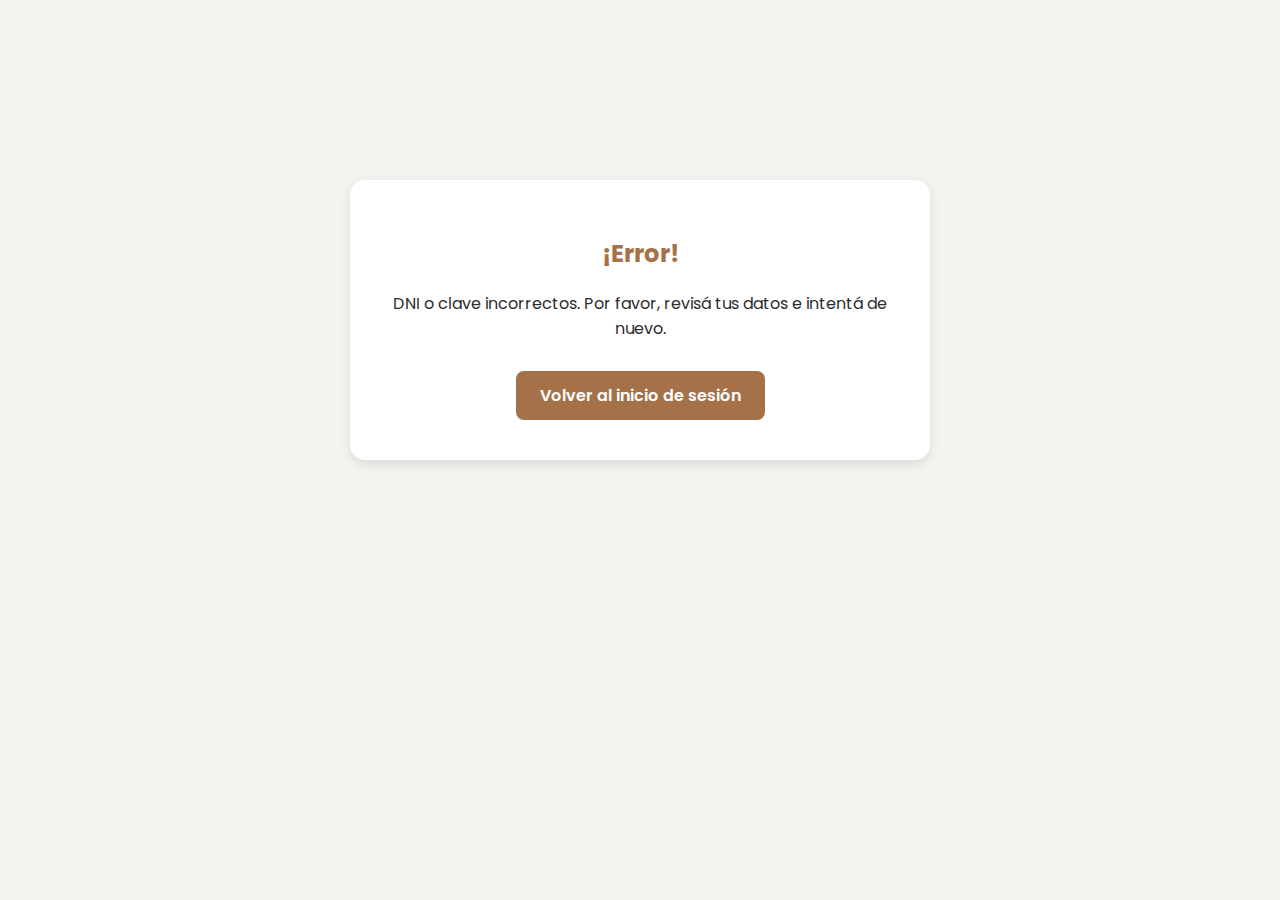
<file: error-login.html>
<!DOCTYPE html>
<html lang="es">
<head>
  <meta charset="UTF-8">
  <title>Error de Login - Swift Bites</title>
  <style>
    @import url('https://fonts.googleapis.com/css2?family=Poppins:wght@300;400;600&display=swap');

    :root {
      --color-principal: #A47148;
      --color-secundario: #E9D5CA;
      --color-fondo: #F5F3F0;
      --color-texto: #2C2C2C;
      --color-hover: #D29571;
      --color-blanco: #ffffff;
    }

    body {
      font-family: 'Poppins', sans-serif;
      margin: 0;
      padding-top: 120px;
      background-color: var(--color-fondo);
      color: var(--color-texto);
    }

    .error-container {
      max-width: 500px;
      margin: 60px auto;
      background-color: var(--color-blanco);
      padding: 40px;
      border-radius: 15px;
      box-shadow: 0 4px 12px rgba(0, 0, 0, 0.1);
      text-align: center;
    }

    .error-container h1 {
      font-size: 24px;
      color: var(--color-principal);
      margin-bottom: 20px;
    }

    .error-container p {
      font-size: 16px;
      color: var(--color-texto);
      margin-bottom: 30px;
    }

    .btn-volver {
      display: inline-block;
      padding: 12px 24px;
      background-color: var(--color-principal);
      color: white;
      border: none;
      border-radius: 8px;
      font-weight: 600;
      text-decoration: none;
      transition: background-color 0.3s ease;
    }

    .btn-volver:hover {
      background-color: var(--color-hover);
    }

    .iconos-superiores {
      position: fixed;
      top: 20px;
      right: 20px;
      display: flex;
      align-items: center;
      gap: 20px;
      z-index: 1100;
    }

    .usuario-icono {
      font-size: 22px;
      text-decoration: none;
      color: var(--color-principal);
    }

    .usuario-icono:hover {
      color: var(--color-hover);
    }
  </style>
</head>
<body>
  <div class="error-container">
    <h1>¡Error!</h1>
    <p>DNI o clave incorrectos. Por favor, revisá tus datos e intentá de nuevo.</p>
    <a href="login.html" class="btn-volver">Volver al inicio de sesión</a>
  </div>

</body>
</html>
</file>
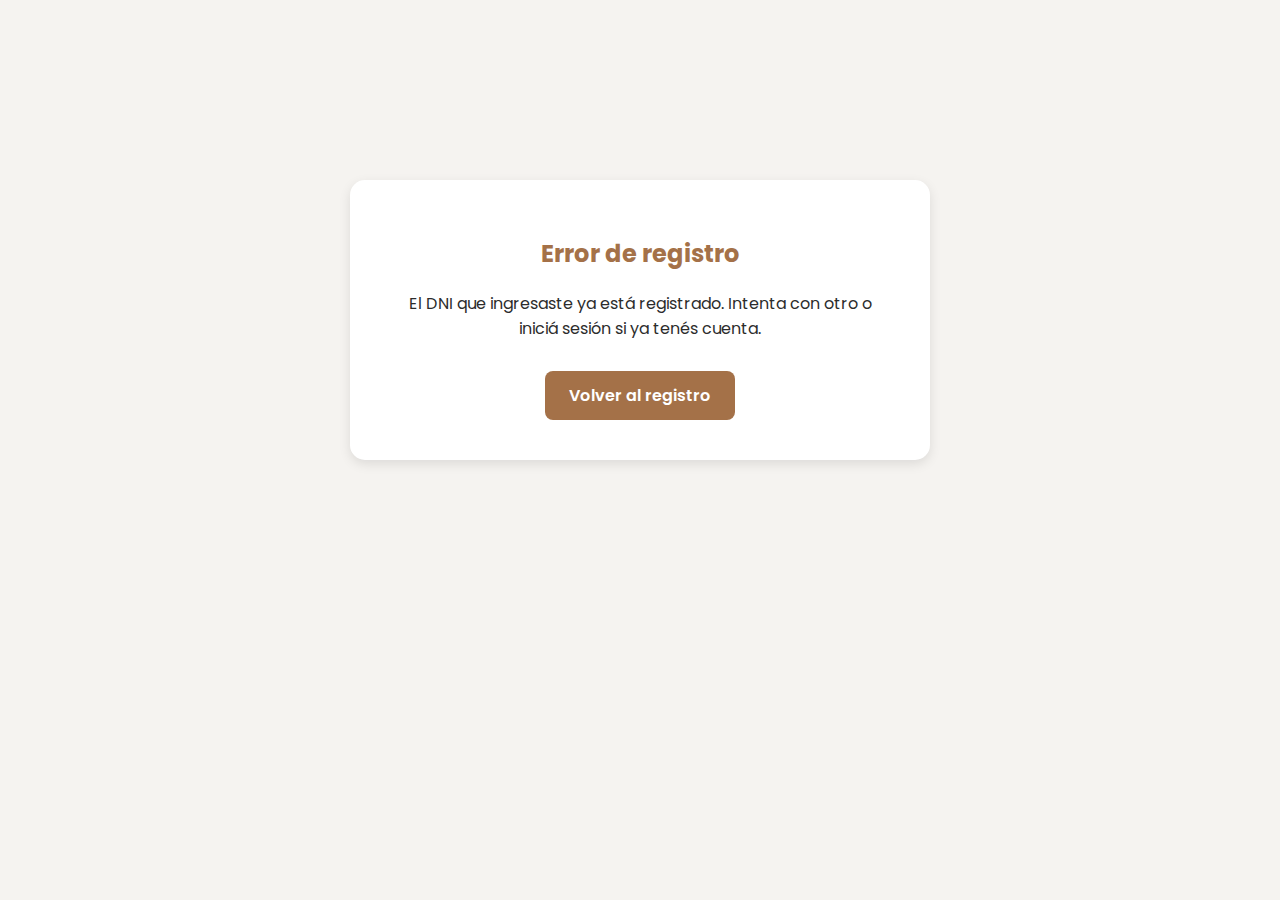
<file: error-registro.html>
<!DOCTYPE html>
<html lang="es">
<head>
  <meta charset="UTF-8">
  <meta name="viewport" content="width=device-width, initial-scale=1.0">
  <title>Error de Registro</title>
  <style>
    @import url('https://fonts.googleapis.com/css2?family=Poppins:wght@300;400;600&display=swap');

    :root {
      --color-principal: #A47148;
      --color-secundario: #E9D5CA;
      --color-fondo: #F5F3F0;
      --color-texto: #2C2C2C;
      --color-hover: #D29571;
      --color-blanco: #ffffff;
    }

    body {
      font-family: 'Poppins', sans-serif;
      background-color: var(--color-fondo);
      margin: 0;
      padding-top: 120px;
      color: var(--color-texto);
    }

    .error-container {
      max-width: 500px;
      margin: 60px auto;
      background-color: var(--color-blanco);
      padding: 40px;
      border-radius: 15px;
      box-shadow: 0 4px 12px rgba(0, 0, 0, 0.1);
      text-align: center;
    }

    .error-container h1 {
      font-size: 24px;
      color: var(--color-principal);
      margin-bottom: 20px;
    }

    .error-container p {
      font-size: 16px;
      color: var(--color-texto);
      margin-bottom: 30px;
    }

    .btn-volver {
      display: inline-block;
      padding: 12px 24px;
      background-color: var(--color-principal);
      color: white;
      border: none;
      border-radius: 8px;
      font-weight: 600;
      text-decoration: none;
      transition: background-color 0.3s ease;
    }

    .btn-volver:hover {
      background-color: var(--color-hover);
    }

    .iconos-superiores {
      position: fixed;
      top: 20px;
      right: 20px;
      display: flex;
      align-items: center;
      gap: 20px;
      z-index: 1100;
    }

    .usuario-icono {
      font-size: 22px;
      text-decoration: none;
      color: var(--color-principal);
    }

    .usuario-icono:hover {
      color: var(--color-hover);
    }
  </style>
</head>
<body>

  <div class="error-container">
    <h1>Error de registro</h1>
    <p>El DNI que ingresaste ya está registrado. Intenta con otro o iniciá sesión si ya tenés cuenta.</p>
    <a href="registro.html" class="btn-volver">Volver al registro</a>
  </div>

</body>
</html>
</file>
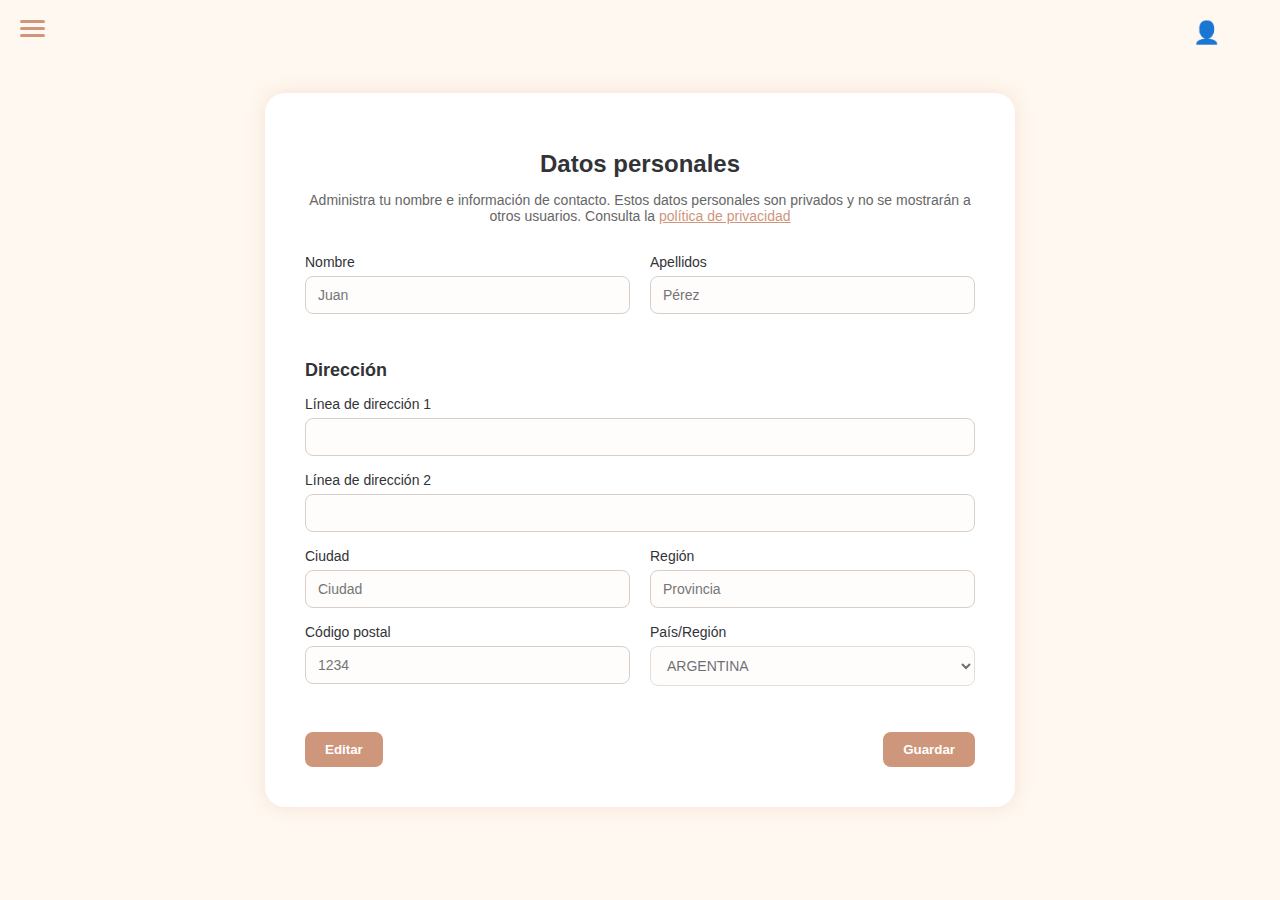
<file: perfil.html>
<!DOCTYPE html>
<html lang="es">
<head>
  <meta charset="UTF-8" />
  <meta name="viewport" content="width=device-width, initial-scale=1" />
  <title>Datos personales</title>
  <style>
  :root {
    --color-fondo: #fff8f0;
    --color-texto: #323337;
    --color-input: #fffdfc;
    --color-borde: #d9cfc8;
    --color-hover: #fef1e7;
    --color-principal: #ce967b;
    --color-principal-hover: #b97a63;
  }

  * {
    box-sizing: border-box;
  }

  body {
    background-color: var(--color-fondo);
    color: var(--color-texto);
    font-family: "Segoe UI", Tahoma, Geneva, Verdana, sans-serif;
    margin: 0;
    padding: 0;
    display: flex;
    justify-content: center;
    align-items: center;
    min-height: 100vh;
  }

  .container {
    width: 100%;
    max-width: 750px;
    background-color: white;
    padding: 40px;
    border-radius: 20px;
    box-shadow: 0 0 20px rgba(201, 142, 107, 0.2);
  }

  h1 {
    font-size: 24px;
    font-weight: 600;
    margin-bottom: 10px;
    text-align: center;
  }

  p {
    font-size: 14px;
    color: #666;
    margin-bottom: 30px;
    text-align: center;
  }

  a {
    color: var(--color-principal);
    text-decoration: underline;
  }

  form {
    width: 100%;
  }

  .form-group {
    margin-bottom: 16px;
  }

  label {
    display: block;
    font-size: 14px;
    margin-bottom: 6px;
    color: var(--color-texto);
  }

  input,
  select {
    width: 100%;
    padding: 10px 12px;
    background-color: var(--color-input);
    color: var(--color-texto);
    border: 1px solid var(--color-borde);
    border-radius: 8px;
    font-size: 14px;
    transition: border 0.2s ease, background-color 0.2s ease;
  }

  input:focus,
  select:focus {
    border-color: var(--color-principal);
    background-color: var(--color-hover);
    outline: none;
  }

  .grid {
    display: grid;
    grid-template-columns: 1fr 1fr;
    gap: 20px;
  }

  .btn-row {
    display: flex;
    justify-content: space-between;
    margin-top: 30px;
  }

  .btn {
    background-color: var(--color-principal);
    color: white;
    border: none;
    padding: 10px 20px;
    border-radius: 8px;
    font-weight: 600;
    cursor: pointer;
    transition: background-color 0.3s ease;
  }

  .btn:hover {
    background-color: var(--color-principal-hover);
  }

  @media (max-width: 768px) {
    .grid {
      grid-template-columns: 1fr;
    }

    .btn-row {
      flex-direction: column;
      gap: 10px;
      align-items: stretch;
    }
  }

  /* Menú hamburguesa */
  .hamburguesa-menu {
    position: fixed;
    top: 20px;
    left: 20px;
    z-index: 1100;
  }

  .hamburguesa-icono {
    cursor: pointer;
    display: flex;
    flex-direction: column;
    gap: 4px;
  }

  .hamburguesa-icono span {
    width: 25px;
    height: 3px;
    background-color: var(--color-principal);
    border-radius: 2px;
  }

  .hamburguesa-panel {
    background-color: var(--color-fondo);
    border: 1px solid var(--color-borde);
    padding: 10px 20px;
    border-radius: 12px;
    margin-top: 10px;
    display: none;
  }

  .hamburguesa-panel ul {
    list-style: none;
    padding: 0;
    margin: 0;
  }

  .hamburguesa-panel li {
    margin: 10px 0;
  }

  .hamburguesa-panel a {
    color: var(--color-texto);
    text-decoration: none;
    font-weight: 500;
  }

  .carrito-icono {
    position: fixed;
    top: 20px;
    right: 20px;
    font-size: 22px;
    cursor: pointer;
    z-index: 1100;
  }

  .usuario-icono {
    position: fixed;
    top: 20px;
    right: 60px;
    font-size: 22px;
    text-decoration: none;
    color: var(--color-principal);
    z-index: 1100;
  }

  .carrito-panel {
    position: fixed;
    top: 60px;
    right: 20px;
    width: 300px;
    background-color: var(--color-input);
    border: 1px solid var(--color-borde);
    border-radius: 10px;
    box-shadow: 0 5px 15px rgba(0,0,0,0.1);
    z-index: 1100;
    padding: 20px;
    display: none;
  }

  .carrito-panel.activo {
    display: block;
  }

  .carrito-header {
    display: flex;
    justify-content: space-between;
    align-items: center;
    margin-bottom: 10px;
  }

  .cerrar-carrito {
    cursor: pointer;
    font-weight: bold;
  }
</style>

</head>
<body>

  <!-- Menú hamburguesa -->
  <div class="hamburguesa-menu">
    <div class="hamburguesa-icono" onclick="toggleHamburguesa()">
      <span></span><span></span><span></span>
    </div>
    <div class="hamburguesa-panel" id="hamburguesa-panel">
      <ul>
        <li><a href="productos.html">Productos</a></li>
        <li><a href="ayuda.html">Ayuda</a></li>
        <li><a href="reclamos.html">Reclamos</a></li>
      </ul>
    </div>
  </div>

  <!-- Íconos -->
  <a href="login.html" class="usuario-icono">👤</a>

  <!-- Carrito -->
  <div class="carrito-panel" id="carrito">
    <div class="carrito-header">
      <h3>Tu Carrito</h3>
      <span class="cerrar-carrito" onclick="toggleCarrito()">✖</span>
    </div>
    <div class="carrito-items" id="carrito-items">
      <p>Tu carrito está vacío</p>
    </div>
  </div>

  <!-- Contenido principal -->
  <div class="container">
    <h1>Datos personales</h1>
    <p>Administra tu nombre e información de contacto. Estos datos personales son privados y no se mostrarán a otros usuarios. Consulta la <a href="#">política de privacidad</a></p>

    <form id="formulario">
      <div class="grid">
        <div class="form-group">
          <label for="nombre">Nombre</label>
          <input type="text" id="nombre" placeholder="Juan" disabled />
        </div>
        <div class="form-group">
          <label for="apellido">Apellidos</label>
          <input type="text" id="apellido" placeholder="Pérez" disabled />
        </div>
      </div>

      <h2 style="margin-top: 30px; font-size: 18px;">Dirección</h2>

      <div class="form-group">
        <label for="direccion1">Línea de dirección 1</label>
        <input type="text" id="direccion1" disabled />
      </div>

      <div class="form-group">
        <label for="direccion2">Línea de dirección 2</label>
        <input type="text" id="direccion2" disabled />
      </div>

      <div class="grid">
        <div class="form-group">
          <label for="ciudad">Ciudad</label>
          <input type="text" id="ciudad" placeholder="Ciudad" disabled />
        </div>
        <div class="form-group">
          <label for="region">Región</label>
          <input type="text" id="region" placeholder="Provincia" disabled />
        </div>
      </div>

      <div class="grid">
        <div class="form-group">
          <label for="cp">Código postal</label>
          <input type="text" id="cp" placeholder="1234" disabled />
        </div>
        <div class="form-group">
          <label for="pais">País/Región</label>
          <select id="pais" disabled>
            <option>ARGENTINA</option>
            <option>URUGUAY</option>
            <option>CHILE</option>
          </select>
        </div>
      </div>

      <div class="btn-row">
        <button class="btn" type="button" onclick="editarCampos()">Editar</button>
        <button class="btn" type="submit">Guardar</button>
      </div>
    </form>
  </div>

  <!-- Scripts -->
  <script>
    function toggleHamburguesa() {
      const panel = document.getElementById('hamburguesa-panel');
      panel.style.display = panel.style.display === 'none' ? 'block' : 'none';
    }

    function toggleCarrito() {
      document.getElementById('carrito').classList.toggle('activo');
    }

    function editarCampos() {
      const campos = document.querySelectorAll("#formulario input, #formulario select");
      campos.forEach(campo => {
        campo.disabled = !campo.disabled;
      });
    }

    // Carrito reutilizable
    document.addEventListener("DOMContentLoaded", () => {
      let carrito = JSON.parse(localStorage.getItem("carrito")) || [];
      const contenedor = document.getElementById("carrito-items");

      if (carrito.length === 0) {
        contenedor.innerHTML = "<p>Tu carrito está vacío</p>";
      } else {
        contenedor.innerHTML = "";
        carrito.forEach(item => {
          contenedor.innerHTML += `<p>${item.nombre} x${item.cantidad} - $${item.precio * item.cantidad}</p>`;
        });
      }
    });
  </script>

</body>
</html>
</file>
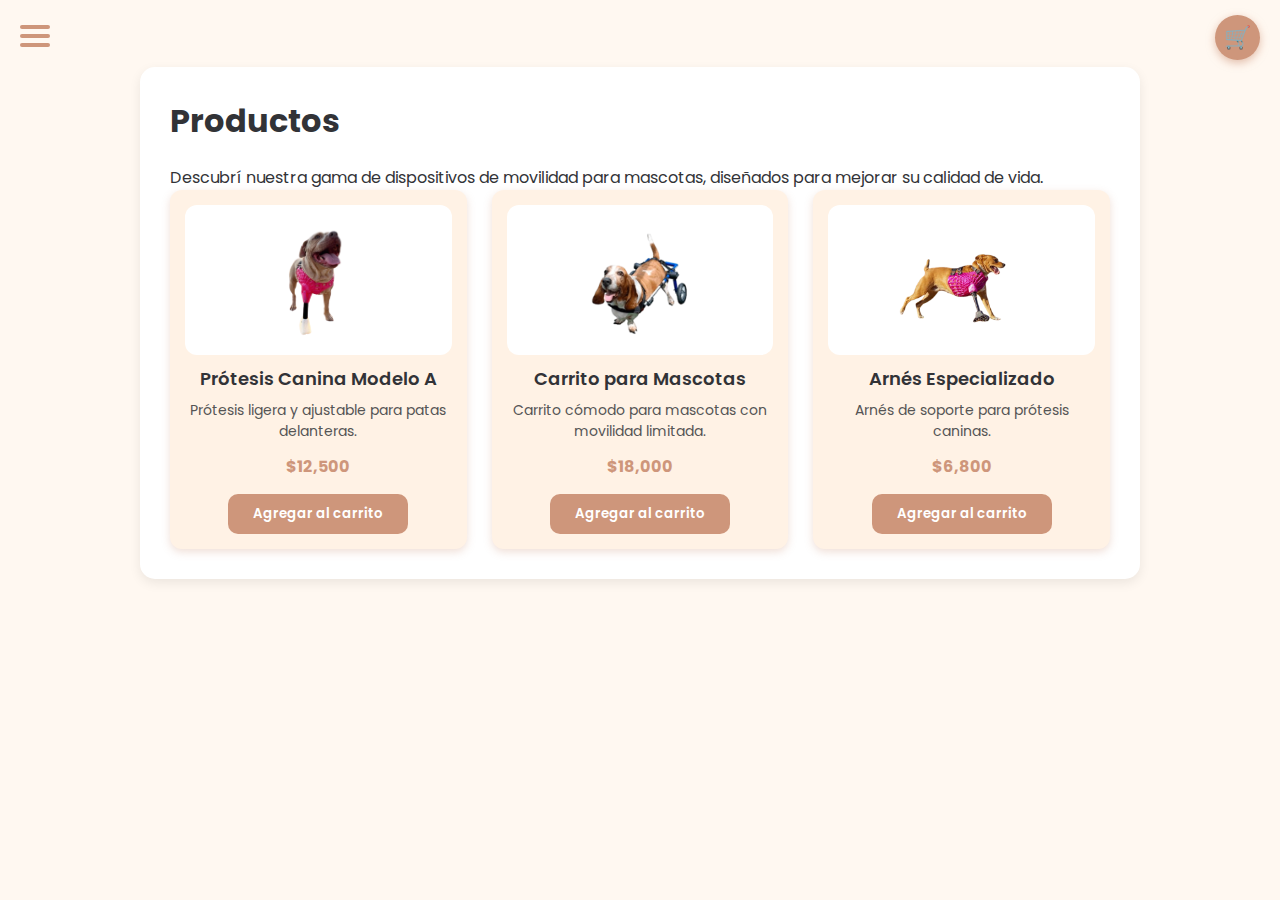
<file: productos.html>
<!DOCTYPE html>
<html lang="es">
<head>
  <meta charset="UTF-8" />
  <meta name="viewport" content="width=device-width, initial-scale=1" />
  <title>Productos - PawPrint</title>
  
  <style>
  @import url('https://fonts.googleapis.com/css2?family=Poppins:wght@300;400;600&display=swap');

  :root {
    --color-fondo: #fff8f1;
    --color-texto: #323337;
    --color-principal: #ce967b;
    --color-principal-hover: #b97a63;
    --color-suave: #fff2e5;
    --color-borde: #e6c2a6;
    --color-fuerte: #a14e2a;
  }

  * {
    margin: 0;
    padding: 0;
    box-sizing: border-box;
    font-family: 'Poppins', sans-serif;
  }

  body {
    background-color: var(--color-fondo);
    color: var(--color-texto);
    padding: 20px;
  }

  .container {
    max-width: 1000px;
    margin: 0 auto;
    background-color: #ffffff;
    padding: 30px;
    border-radius: 15px;
    box-shadow: 0 4px 12px rgba(0,0,0,0.08);
  }

  h1, h2 {
    color: var(--color-texto);
    margin-bottom: 20px;
  }

  a {
    color: var(--color-principal);
    text-decoration: none;
    transition: 0.3s;
  }

  a:hover {
    text-decoration: underline;
  }

  .hamburguesa-menu {
    position: relative;
    margin-bottom: 20px;
  }

  .hamburguesa-icono {
    width: 30px;
    cursor: pointer;
  }

  .hamburguesa-icono span {
    display: block;
    height: 4px;
    background: var(--color-principal);
    margin: 5px 0;
    border-radius: 2px;
  }

  .hamburguesa-panel {
    display: none;
    background-color: var(--color-suave);
    padding: 15px;
    position: absolute;
    top: 40px;
    left: 0;
    border-radius: 10px;
    box-shadow: 0 4px 10px rgba(0,0,0,0.1);
    z-index: 1000;
  }

  .hamburguesa-panel.visible {
    display: block;
  }

  .hamburguesa-panel ul {
    list-style: none;
    padding: 0;
  }

  .hamburguesa-panel li {
    margin-bottom: 10px;
  }

  .hamburguesa-panel a {
    color: var(--color-principal);
    font-weight: 600;
  }

  .productos-list {
    display: grid;
    grid-template-columns: repeat(auto-fit, minmax(220px, 1fr));
    gap: 25px;
  }

  .producto-card {
    background-color: var(--color-suave);
    border-radius: 12px;
    padding: 15px;
    box-shadow: 0 3px 8px rgba(206, 150, 123, 0.3);
    transition: transform 0.3s;
    display: flex;
    flex-direction: column;
    align-items: center;
    text-align: center;
  }

  .producto-card:hover {
    transform: translateY(-5px);
  }

  .producto-card img {
    width: 100%;
    max-height: 150px;
    object-fit: contain;
    border-radius: 12px;
    margin-bottom: 10px;
    background-color: white;
    padding: 10px;
  }

  .producto-nombre {
    font-weight: 600;
    font-size: 18px;
    color: var(--color-texto);
    margin-bottom: 8px;
  }

  .producto-descripcion {
    font-size: 14px;
    color: #555;
    margin-bottom: 12px;
  }

  .producto-precio {
    font-weight: 700;
    color: var(--color-principal);
    font-size: 16px;
    margin-bottom: 15px;
  }

  .boton-agregar {
    background-color: var(--color-principal);
    border: none;
    color: white;
    padding: 10px 15px;
    border-radius: 10px;
    cursor: pointer;
    font-weight: 600;
    transition: background-color 0.3s;
    width: 100%;
    max-width: 180px;
  }

  .boton-agregar:hover {
    background-color: var(--color-principal-hover);
  }

  #carrito {
    position: fixed;
    top: 60px;
    right: 20px;
    width: 320px;
    max-height: 400px;
    background-color: var(--color-suave);
    border-radius: 12px;
    box-shadow: 0 4px 15px rgba(206,150,123,0.4);
    padding: 20px;
    overflow-y: auto;
    display: none;
    z-index: 1100;
  }

  #carrito.activo {
    display: block;
  }

  #carrito h3 {
    margin-bottom: 15px;
    color: var(--color-texto);
  }

  #carrito-items p {
    margin-bottom: 8px;
    color: var(--color-texto);
    display: flex;
    justify-content: space-between;
    align-items: center;
  }

  #carrito-items button.borrar-item {
    background: transparent;
    border: none;
    color: var(--color-principal-hover);
    font-weight: 700;
    cursor: pointer;
    font-size: 16px;
    margin-left: 10px;
    padding: 0;
    transition: color 0.3s;
  }

  #carrito-items button.borrar-item:hover {
    color: var(--color-fuerte);
  }

  #total {
    font-weight: 700;
    margin-top: 15px;
    font-size: 18px;
    color: var(--color-principal);
  }

  #btn-toggle-carrito {
    position: fixed;
    top: 15px;
    right: 20px;
    background-color: var(--color-principal);
    color: white;
    border: none;
    border-radius: 50%;
    width: 45px;
    height: 45px;
    font-size: 22px;
    cursor: pointer;
    box-shadow: 0 3px 8px rgba(206,150,123,0.6);
    z-index: 1200;
  }

  #btn-finalizar {
    background-color: var(--color-principal-hover);
    border: none;
    color: white;
    padding: 10px 15px;
    border-radius: 10px;
    cursor: pointer;
    font-weight: 600;
    margin-top: 15px;
    width: 100%;
    transition: background-color 0.3s;
  }

  #btn-finalizar:hover {
    background-color: var(--color-fuerte);
  }
</style>

</head>

<body>
  <div class="hamburguesa-menu">
    <div class="hamburguesa-icono" id="btn-menu">
      <span></span>
      <span></span>
      <span></span>
    </div>
    <nav class="hamburguesa-panel" id="menu-panel">
      <ul>
        <li><a href="index.html">Inicio</a></li>
        <li><a href="ayuda.html">Ayuda</a></li>
        <li><a href="reclamos.html">Reclamos</a></li>
      </ul>
    </nav>
  </div>

  <section class="container">
    <h1>Productos</h1>
    <p>Descubrí nuestra gama de dispositivos de movilidad para mascotas, diseñados para mejorar su calidad de vida.</p>

    <div class="productos-list">
      <div class="producto-card" data-nombre="Prótesis Canina Modelo A" data-precio="12500">
        <img src="images/c1.png" alt="Producto 1" />
        <div class="producto-nombre">Prótesis Canina Modelo A</div>
        <div class="producto-descripcion">Prótesis ligera y ajustable para patas delanteras.</div>
        <div class="producto-precio">$12,500</div>
        <button class="boton-agregar">Agregar al carrito</button>
      </div>

      <div class="producto-card" data-nombre="Carrito para Mascotas" data-precio="18000">
        <img src="images/c2.png" alt="Producto 2" />
        <div class="producto-nombre">Carrito para Mascotas</div>
        <div class="producto-descripcion">Carrito cómodo para mascotas con movilidad limitada.</div>
        <div class="producto-precio">$18,000</div>
        <button class="boton-agregar">Agregar al carrito</button>
      </div>

      <div class="producto-card" data-nombre="Arnés Especializado" data-precio="6800">
        <img src="images/c3.png" alt="Producto 3" />
        <div class="producto-nombre">Arnés Especializado</div>
        <div class="producto-descripcion">Arnés de soporte para prótesis caninas.</div>
        <div class="producto-precio">$6,800</div>
        <button class="boton-agregar">Agregar al carrito</button>
      </div>
    </div>
  </section>

  <button id="btn-toggle-carrito" title="Mostrar/Ocultar carrito">🛒</button>

  <div id="carrito">
    <h3>Tu carrito</h3>
    <div id="carrito-items">
      <p>Tu carrito está vacío</p>
    </div>
    <div id="total">Total: $0</div>
    <button id="btn-finalizar">Finalizar compra</button>
  </div>

  <script>
    document.addEventListener('DOMContentLoaded', () => {
      const btnMenu = document.getElementById('btn-menu');
      const menuPanel = document.getElementById('menu-panel');

      btnMenu.addEventListener('click', () => {
        menuPanel.classList.toggle('visible');
      });

      const btnToggleCarrito = document.getElementById('btn-toggle-carrito');
      const carritoPanel = document.getElementById('carrito');
      const carritoItems = document.getElementById('carrito-items');
      const totalElement = document.getElementById('total');
      const btnFinalizar = document.getElementById('btn-finalizar');

      let carrito = [];

      function mostrarCarrito() {
        carritoItems.innerHTML = '';
        if (carrito.length === 0) {
          carritoItems.innerHTML = '<p>Tu carrito está vacío</p>';
          totalElement.textContent = 'Total: $0';
          return;
        }

        let total = 0;
        carrito.forEach((item, index) => {
          const subtotal = item.precio * item.cantidad;
          total += subtotal;

          const p = document.createElement('p');
          p.textContent = `${item.nombre} x${item.cantidad} - $${subtotal.toLocaleString()}`;

          const btnBorrar = document.createElement('button');
          btnBorrar.textContent = '×';
          btnBorrar.classList.add('borrar-item');
          btnBorrar.title = 'Eliminar producto';
          btnBorrar.addEventListener('click', () => {
            carrito.splice(index, 1);
            mostrarCarrito();
          });

          p.appendChild(btnBorrar);
          carritoItems.appendChild(p);
        });

        totalElement.textContent = `Total: $${total.toLocaleString()}`;
      }

      btnToggleCarrito.addEventListener('click', () => {
        carritoPanel.classList.toggle('activo');
      });

      document.querySelectorAll('.boton-agregar').forEach(btn => {
        btn.addEventListener('click', (e) => {
          const card = e.target.closest('.producto-card');
          const nombre = card.getAttribute('data-nombre');
          const precio = parseFloat(card.getAttribute('data-precio'));

          const existente = carrito.find(item => item.nombre === nombre);
          if (existente) {
            existente.cantidad += 1;
          } else {
            carrito.push({ nombre, precio, cantidad: 1 });
          }

          mostrarCarrito();
          carritoPanel.classList.add('activo');
        });
      });

      btnFinalizar.addEventListener('click', () => {
        if (carrito.length === 0) {
          alert('El carrito está vacío');
          return;
        }
        alert('¡Gracias por tu compra!');
        carrito = [];
        mostrarCarrito();
        carritoPanel.classList.remove('activo');
      });

      mostrarCarrito();
    });
  </script>
</body>
</html>
</file>
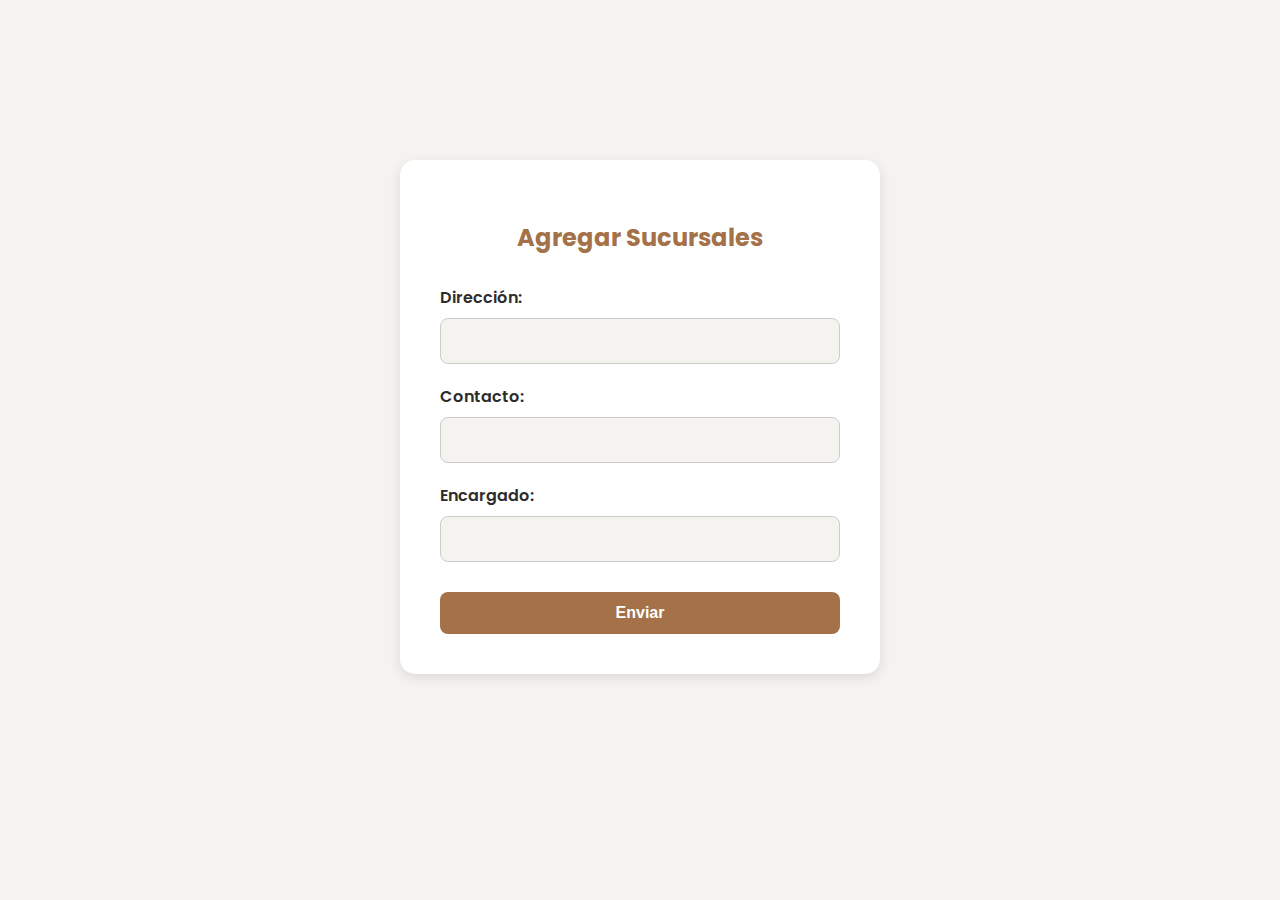
<file: sucursales.html>
<!DOCTYPE html>
<html lang="es">
<head>
  <meta charset="UTF-8">
  <title>Agregar Sucursales</title>
  <style>
    @import url('https://fonts.googleapis.com/css2?family=Poppins:wght@300;400;600&display=swap');

    :root {
      --color-principal: #A47148;
      --color-secundario: #E9D5CA;
      --color-fondo: #F5F3F0;
      --color-texto: #2C2C2C;
      --color-hover: #D29571;
      --color-blanco: #ffffff;
    }

    body {
      font-family: 'Poppins', sans-serif;
      background-color: var(--color-fondo);
      margin: 0;
      padding-top: 120px;
      color: var(--color-texto);
    }

    .registro-container {
      max-width: 400px;
      margin: 40px auto;
      background-color: var(--color-blanco);
      padding: 40px;
      border-radius: 15px;
      box-shadow: 0 4px 12px rgba(0, 0, 0, 0.1);
    }

    .registro-container h2 {
      text-align: center;
      margin-bottom: 30px;
      color: var(--color-principal);
    }

    .registro-container label {
      font-weight: 600;
      display: block;
      margin-bottom: 8px;
      margin-top: 20px;
      color: var(--color-texto);
    }

    .registro-container input[type="text"],
    .registro-container input[type="number"] {
      width: 100%;
      padding: 12px;
      border: 1px solid #ccc;
      border-radius: 8px;
      box-sizing: border-box;
      font-family: 'Poppins', sans-serif;
      background-color: var(--color-fondo);
      color: var(--color-texto);
      transition: border-color 0.3s ease, background-color 0.3s ease;
    }

    .registro-container input:focus {
      outline: none;
      border-color: var(--color-principal);
      background-color: var(--color-secundario);
    }

    .registro-container .btn-1 {
      display: block;
      width: 100%;
      margin-top: 30px;
      padding: 12px;
      font-size: 16px;
      background-color: var(--color-principal);
      color: white;
      border: none;
      border-radius: 8px;
      font-weight: 600;
      cursor: pointer;
      transition: background-color 0.3s ease;
    }

    .registro-container .btn-1:hover {
      background-color: var(--color-hover);
    }

    .iconos-superiores {
      position: fixed;
      top: 20px;
      right: 20px;
      display: flex;
      align-items: center;
      gap: 20px;
      z-index: 1100;
    }

    .usuario-icono, .carrito-icono {
      font-size: 22px;
      cursor: pointer;
      text-decoration: none;
      color: var(--color-principal);
    }

    .usuario-icono:hover, .carrito-icono:hover {
      color: var(--color-hover);
    }
  </style>
</head>
<body>

  <div class="registro-container">
    <form action="sucursal.php" method="post">
      <h2>Agregar Sucursales</h2>

      <label for="direccion">Dirección:</label>
      <input type="text" name="direccion" id="direccion" required>

      <label for="contacto">Contacto:</label>
      <input type="number" name="contacto" id="contacto" required>

      <label for="encargado">Encargado:</label>
      <input type="text" name="encargado" id="encargado" required>

      <button type="submit" class="btn-1">Enviar</button>
    </form>
  </div>

</body>
</html>


</body>
</html>
</file>
